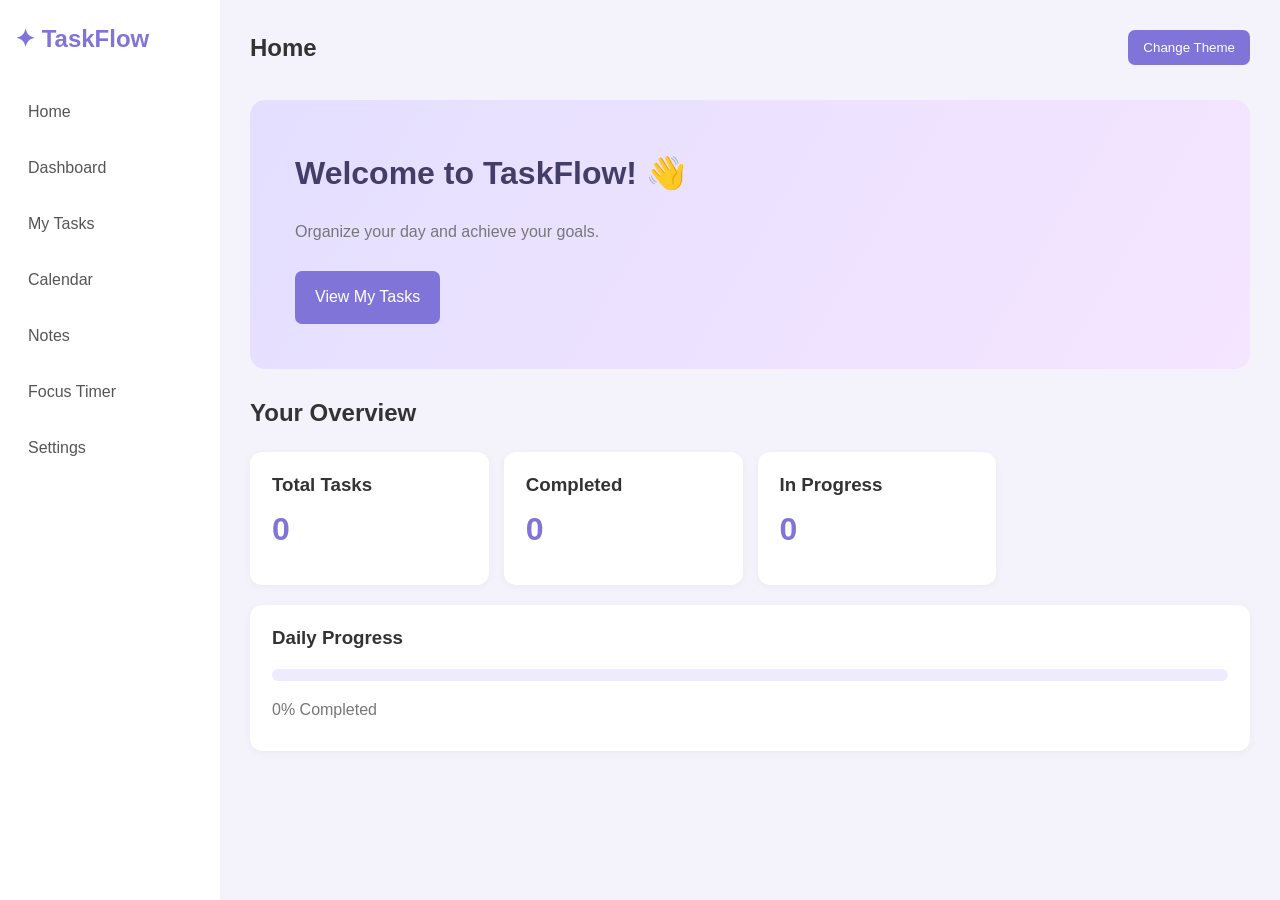
<file: index.html>
<!DOCTYPE html>
<html>
<head>
    <title>TaskFlow - Home</title>
    <link rel="stylesheet" href="style.css">
</head>
<body>

<div class="sidebar">
    <h2>✦ TaskFlow</h2>
    <a href="index.html">Home</a>
    <a href="dashboard.html">Dashboard</a>
    <a href="tasks.html">My Tasks</a>
    <a href="calendar.html">Calendar</a>
    <a href="notes.html">Notes</a>
    <a href="timer.html">Focus Timer</a>
    <a href="settings.html">Settings</a>
</div>

<div class="main">
    <header>
        <h2>Home</h2>
        <button onclick="toggleTheme()">Change Theme</button>
    </header>

    <div class="welcome">
        <h1>Welcome to TaskFlow! 👋</h1>
        <p>Organize your day and achieve your goals.</p>
        <a href="tasks.html" class="btn">View My Tasks</a>
    </div>

    <h2>Your Overview</h2>

    <div class="stats">
        <div class="card">
            <h3>Total Tasks</h3>
            <h1 id="total">0</h1>
        </div>

        <div class="card">
            <h3>Completed</h3>
            <h1 id="done">0</h1>
        </div>

        <div class="card">
            <h3>In Progress</h3>
            <h1 id="doing">0</h1>
        </div>
    </div>

    <div class="card">
        <h3>Daily Progress</h3>
        <div class="progress">
            <div id="progress-bar"></div>
        </div>
        <p id="progress-text">0% Completed</p>
    </div>
</div>

<script src="script.js"></script>
</body>
</html>
</file>
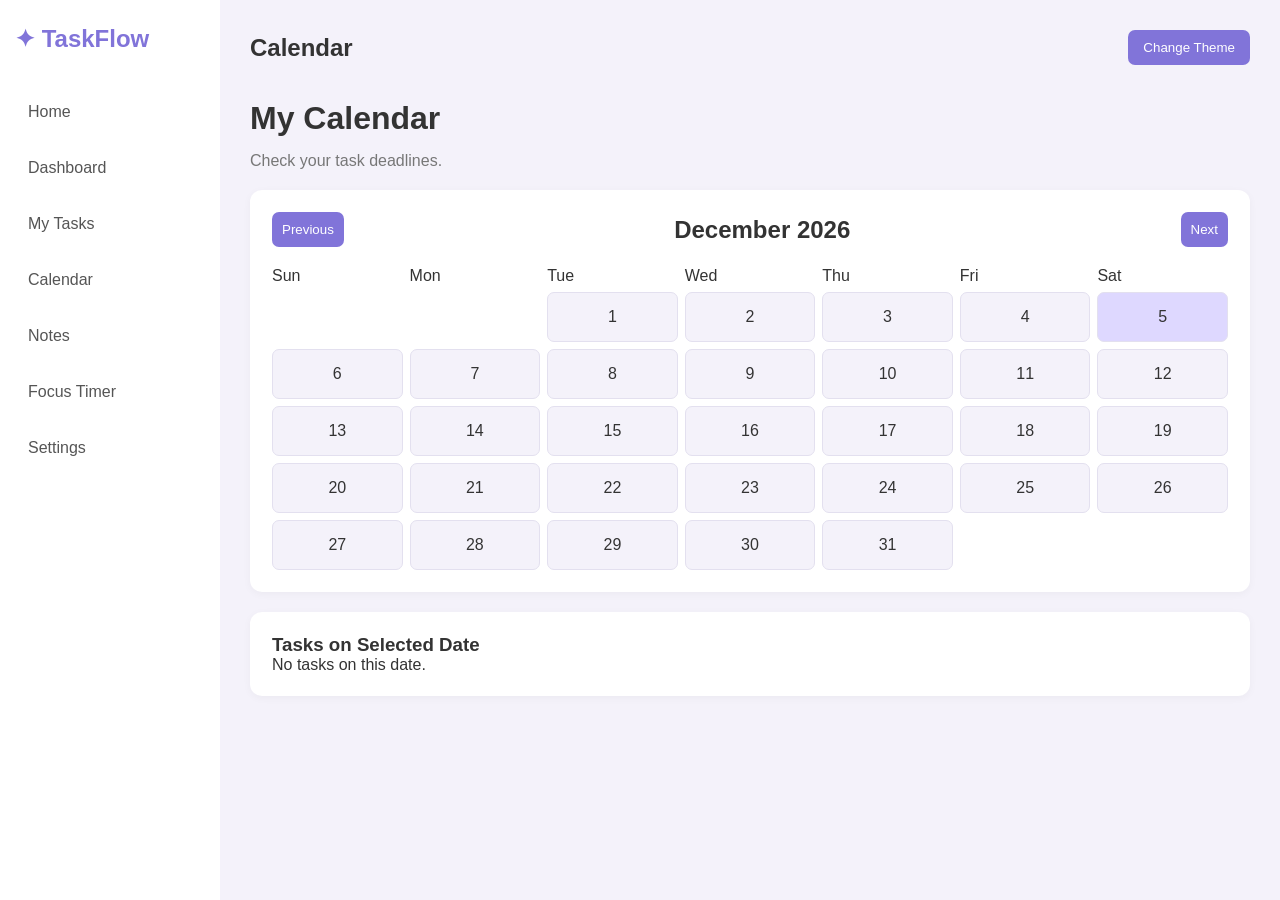
<file: calendar.html>
<!DOCTYPE html>
<html>
<head>
    <title>TaskFlow - Calendar</title>
    <link rel="stylesheet" href="style.css">
</head>
<body>

<div class="sidebar">
    <h2>✦ TaskFlow</h2>
    <a href="index.html">Home</a>
    <a href="dashboard.html">Dashboard</a>
    <a href="tasks.html">My Tasks</a>
    <a href="calendar.html">Calendar</a>
    <a href="notes.html">Notes</a>
    <a href="timer.html">Focus Timer</a>
    <a href="settings.html">Settings</a>
</div>

<div class="main">
    <header>
        <h2>Calendar</h2>
        <button onclick="toggleTheme()">Change Theme</button>
    </header>

    <h1>My Calendar</h1>
    <p>Check your task deadlines.</p>

    <div class="card">
        <div class="calendar-heading">
            <button onclick="changeMonth(-1)">Previous</button>
            <h2 id="month-year"></h2>
            <button onclick="changeMonth(1)">Next</button>
        </div>

        <div class="calendar-grid" id="calendar"></div>
    </div>

    <div class="card">
        <h3>Tasks on Selected Date</h3>
        <div id="date-tasks">Select a date.</div>
    </div>
</div>

<script src="script.js"></script>
</body>
</html>
</file>
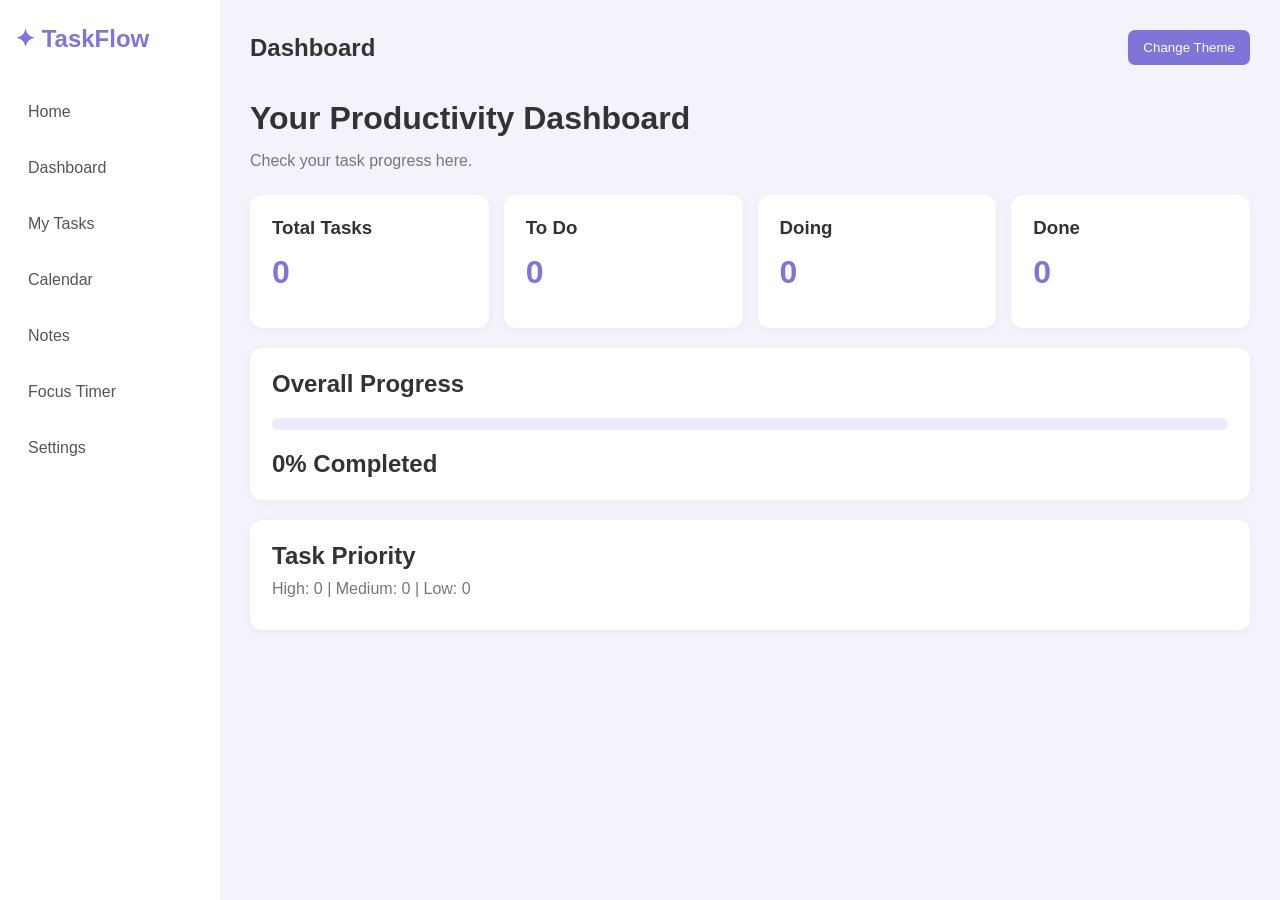
<file: dashboard.html>
<!DOCTYPE html>
<html>
<head>
    <title>TaskFlow - Dashboard</title>
    <link rel="stylesheet" href="style.css">
</head>
<body>

<div class="sidebar">
    <h2>✦ TaskFlow</h2>
    <a href="index.html">Home</a>
    <a href="dashboard.html">Dashboard</a>
    <a href="tasks.html">My Tasks</a>
    <a href="calendar.html">Calendar</a>
    <a href="notes.html">Notes</a>
    <a href="timer.html">Focus Timer</a>
    <a href="settings.html">Settings</a>
</div>

<div class="main">
    <header>
        <h2>Dashboard</h2>
        <button onclick="toggleTheme()">Change Theme</button>
    </header>

    <h1>Your Productivity Dashboard</h1>
    <p>Check your task progress here.</p>

    <div class="stats">
        <div class="card">
            <h3>Total Tasks</h3>
            <h1 id="total">0</h1>
        </div>

        <div class="card">
            <h3>To Do</h3>
            <h1 id="todo">0</h1>
        </div>

        <div class="card">
            <h3>Doing</h3>
            <h1 id="doing">0</h1>
        </div>

        <div class="card">
            <h3>Done</h3>
            <h1 id="done">0</h1>
        </div>
    </div>

    <div class="card">
        <h2>Overall Progress</h2>
        <div class="progress">
            <div id="progress-bar"></div>
        </div>
        <h2 id="progress-text">0%</h2>
    </div>

    <div class="card">
        <h2>Task Priority</h2>
        <p id="priority-info">No tasks added yet.</p>
    </div>
</div>

<script src="script.js"></script>
</body>
</html>
</file>
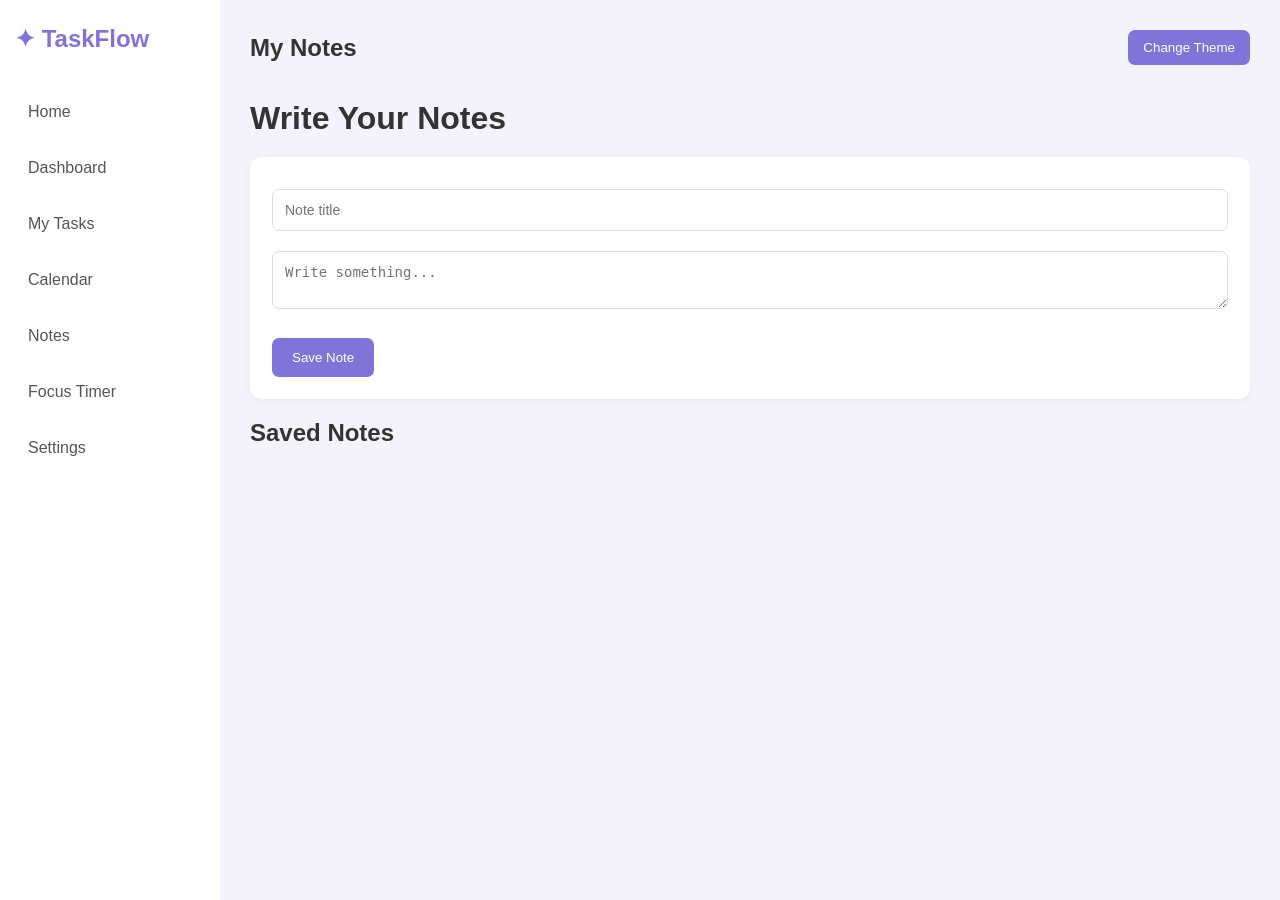
<file: notes.html>
<!DOCTYPE html>
<html>
<head>
    <title>TaskFlow - Notes</title>
    <link rel="stylesheet" href="style.css">
</head>
<body>

<div class="sidebar">
    <h2>✦ TaskFlow</h2>
    <a href="index.html">Home</a>
    <a href="dashboard.html">Dashboard</a>
    <a href="tasks.html">My Tasks</a>
    <a href="calendar.html">Calendar</a>
    <a href="notes.html">Notes</a>
    <a href="timer.html">Focus Timer</a>
    <a href="settings.html">Settings</a>
</div>

<div class="main">
    <header>
        <h2>My Notes</h2>
        <button onclick="toggleTheme()">Change Theme</button>
    </header>

    <h1>Write Your Notes</h1>

    <div class="card">
        <input type="text" id="note-title" placeholder="Note title">

        <textarea id="note-content" placeholder="Write something..."></textarea>

        <button class="btn" onclick="addNote()">Save Note</button>
    </div>

    <h2>Saved Notes</h2>

    <div id="notes-list" class="notes-grid"></div>
</div>

<script src="script.js"></script>
</body>
</html>
</file>
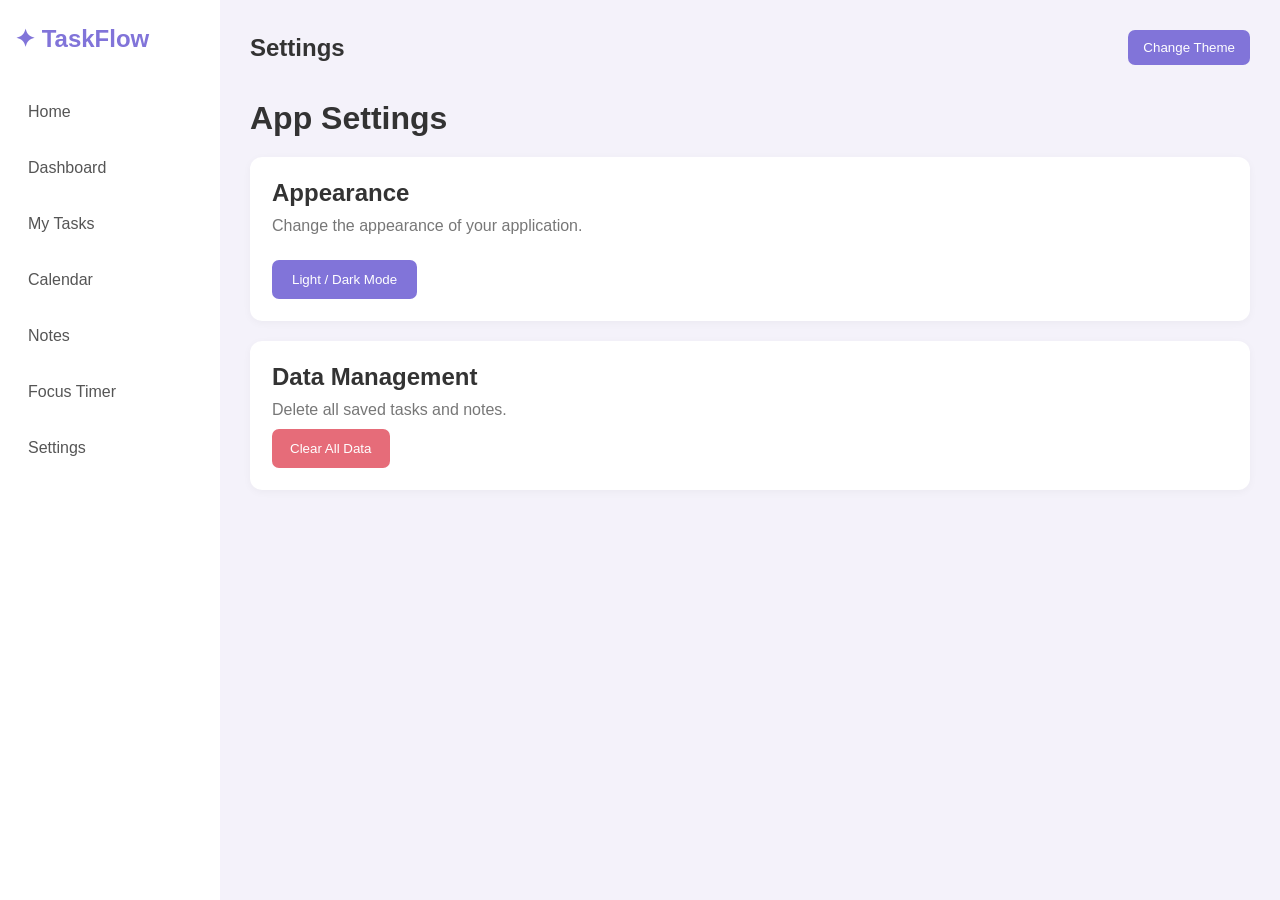
<file: settings.html>
<!DOCTYPE html>
<html>
<head>
    <title>TaskFlow - Settings</title>
    <link rel="stylesheet" href="style.css">
</head>
<body>

<div class="sidebar">
    <h2>✦ TaskFlow</h2>
    <a href="index.html">Home</a>
    <a href="dashboard.html">Dashboard</a>
    <a href="tasks.html">My Tasks</a>
    <a href="calendar.html">Calendar</a>
    <a href="notes.html">Notes</a>
    <a href="timer.html">Focus Timer</a>
    <a href="settings.html">Settings</a>
</div>

<div class="main">
    <header>
        <h2>Settings</h2>
        <button onclick="toggleTheme()">Change Theme</button>
    </header>

    <h1>App Settings</h1>

    <div class="card">
        <h2>Appearance</h2>
        <p>Change the appearance of your application.</p>
        <button class="btn" onclick="toggleTheme()">Light / Dark Mode</button>
    </div>

    <div class="card">
        <h2>Data Management</h2>
        <p>Delete all saved tasks and notes.</p>
        <button class="delete-btn" onclick="clearData()">Clear All Data</button>
    </div>
</div>

<script src="script.js"></script>
</body>
</html>
</file>
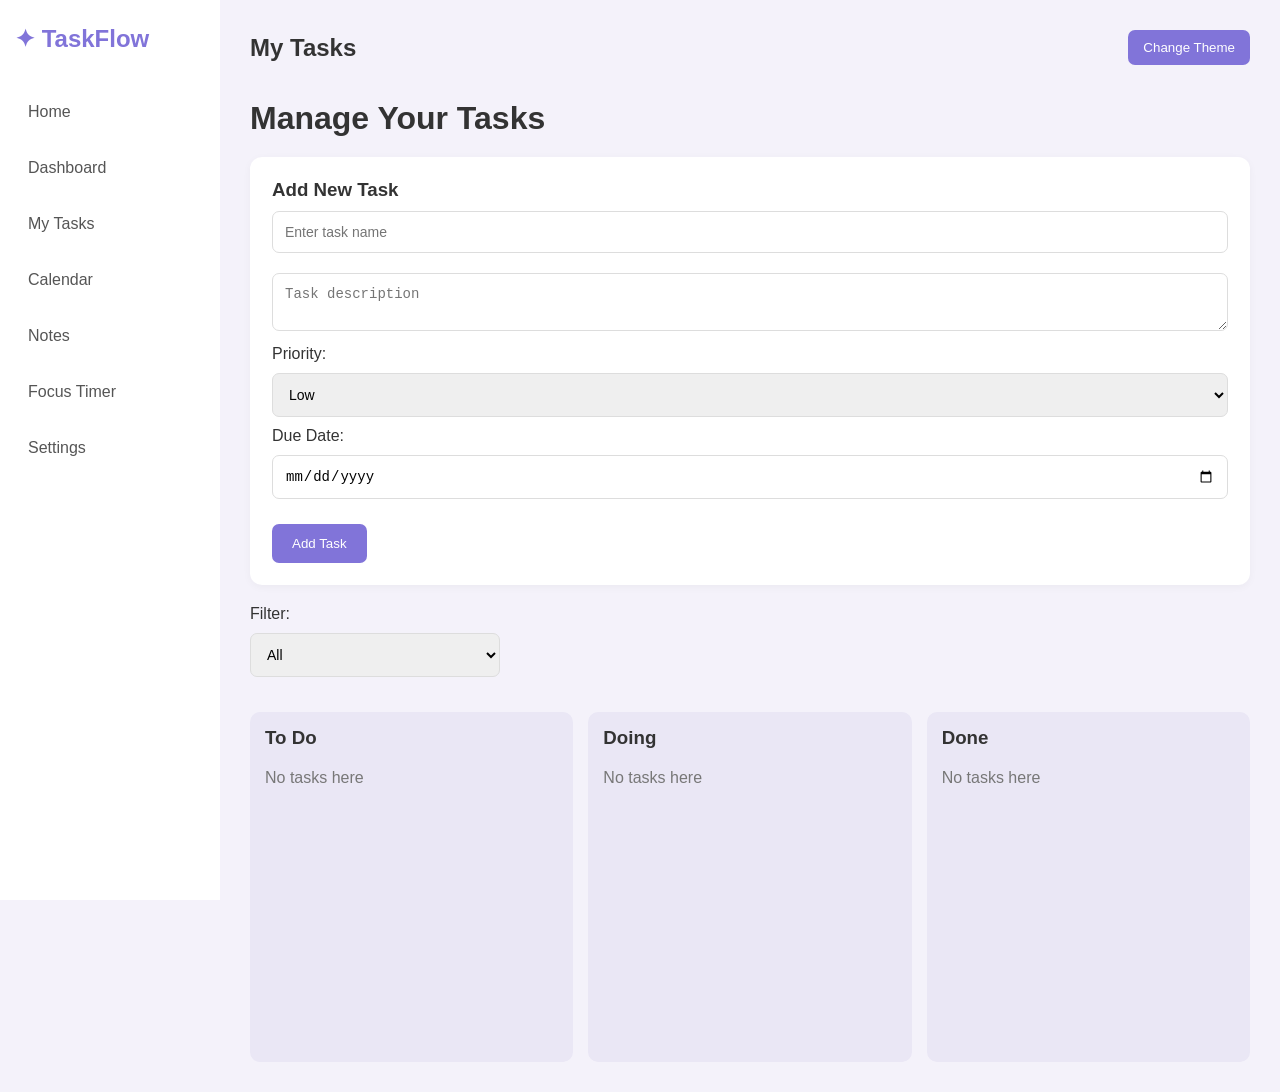
<file: tasks.html>
<!DOCTYPE html>
<html>
<head>
    <title>TaskFlow - Tasks</title>
    <link rel="stylesheet" href="style.css">
</head>
<body>

<div class="sidebar">
    <h2>✦ TaskFlow</h2>
    <a href="index.html">Home</a>
    <a href="dashboard.html">Dashboard</a>
    <a href="tasks.html">My Tasks</a>
    <a href="calendar.html">Calendar</a>
    <a href="notes.html">Notes</a>
    <a href="timer.html">Focus Timer</a>
    <a href="settings.html">Settings</a>
</div>

<div class="main">
    <header>
        <h2>My Tasks</h2>
        <button onclick="toggleTheme()">Change Theme</button>
    </header>

    <h1>Manage Your Tasks</h1>

    <div class="card">
        <h3>Add New Task</h3>

        <input type="text" id="task-name" placeholder="Enter task name">

        <textarea id="description" placeholder="Task description"></textarea>

        <label>Priority:</label>
        <select id="priority">
            <option>Low</option>
            <option>Medium</option>
            <option>High</option>
        </select>

        <label>Due Date:</label>
        <input type="date" id="due-date">

        <button class="btn" onclick="addTask()">Add Task</button>
    </div>

    <div class="filter">
        <label>Filter:</label>
        <select id="filter" onchange="displayTasks()">
            <option value="All">All</option>
            <option value="High">High</option>
            <option value="Medium">Medium</option>
            <option value="Low">Low</option>
        </select>
    </div>

    <div class="kanban">

        <div class="column">
            <h3>To Do</h3>
            <div id="todo-list" class="task-list" data-status="todo"></div>
        </div>

        <div class="column">
            <h3>Doing</h3>
            <div id="doing-list" class="task-list" data-status="doing"></div>
        </div>

        <div class="column">
            <h3>Done</h3>
            <div id="done-list" class="task-list" data-status="done"></div>
        </div>

    </div>
</div>

<script src="script.js"></script>
</body>
</html>
</file>
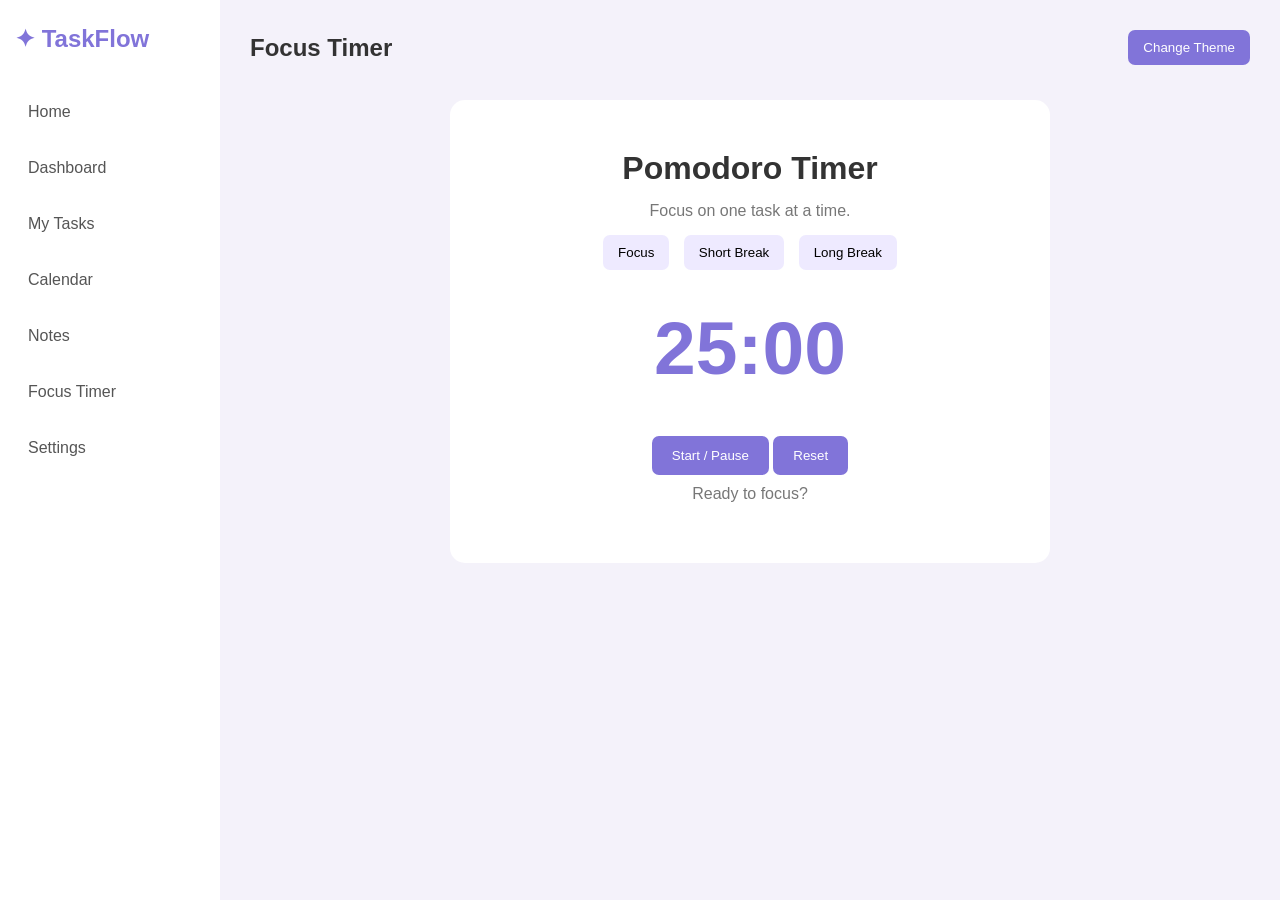
<file: timer.html>
<!DOCTYPE html>
<html>
<head>
    <title>TaskFlow - Focus Timer</title>
    <link rel="stylesheet" href="style.css">
</head>
<body>

<div class="sidebar">
    <h2>✦ TaskFlow</h2>
    <a href="index.html">Home</a>
    <a href="dashboard.html">Dashboard</a>
    <a href="tasks.html">My Tasks</a>
    <a href="calendar.html">Calendar</a>
    <a href="notes.html">Notes</a>
    <a href="timer.html">Focus Timer</a>
    <a href="settings.html">Settings</a>
</div>

<div class="main">
    <header>
        <h2>Focus Timer</h2>
        <button onclick="toggleTheme()">Change Theme</button>
    </header>

    <div class="timer-box">
        <h1>Pomodoro Timer</h1>
        <p>Focus on one task at a time.</p>

        <div class="timer-buttons">
            <button onclick="setTimer(25)">Focus</button>
            <button onclick="setTimer(5)">Short Break</button>
            <button onclick="setTimer(15)">Long Break</button>
        </div>

        <h1 id="timer">25:00</h1>

        <button class="btn" onclick="startTimer()">Start / Pause</button>
        <button class="btn" onclick="resetTimer()">Reset</button>

        <p id="timer-message">Ready to focus?</p>
    </div>
</div>

<script src="script.js"></script>
</body>
</html>
</file>
<file: style.css>
/* BASIC SETTINGS */

* {
    margin: 0;
    padding: 0;
    box-sizing: border-box;
}

body {
    font-family: Arial, sans-serif;
    background-color: #f4f2fa;
    color: #333;
    display: flex;
}

/* SIDEBAR */

.sidebar {
    width: 220px;
    height: 100vh;
    background-color: white;
    padding: 25px 15px;
    position: fixed;
    display: flex;
    flex-direction: column;
    gap: 12px;
}

.sidebar h2 {
    color: #8174d9;
    margin-bottom: 25px;
}

.sidebar a {
    text-decoration: none;
    color: #555;
    padding: 13px;
    border-radius: 8px;
}

.sidebar a:hover {
    background-color: #eeeaff;
    color: #8174d9;
}

/* MAIN CONTENT */

.main {
    margin-left: 220px;
    padding: 30px;
    width: calc(100% - 220px);
}

header {
    display: flex;
    justify-content: space-between;
    align-items: center;
    margin-bottom: 35px;
}

header button {
    background-color: #8174d9;
    color: white;
    border: none;
    padding: 10px 15px;
    border-radius: 7px;
    cursor: pointer;
}

h1 {
    margin-bottom: 15px;
}

p {
    color: #777;
    margin: 10px 0;
}

/* HOME PAGE */

.welcome {
    background: linear-gradient(120deg, #e4dfff, #f5e5ff);
    padding: 45px;
    border-radius: 15px;
    margin-bottom: 30px;
    line-height: 1.8;
}

.welcome h1 {
    color: #443d68;
}

.btn {
    background-color: #8174d9;
    color: white;
    border: none;
    padding: 12px 20px;
    border-radius: 7px;
    cursor: pointer;
    margin-top: 15px;
}

.welcome .btn {
    display: inline-block;
    text-decoration: none;
}

/* CARDS */

.card {
    background-color: white;
    padding: 22px;
    border-radius: 12px;
    margin: 20px 0;
    box-shadow: 0 2px 8px rgba(0,0,0,0.04);
}

.stats {
    display: grid;
    grid-template-columns: repeat(4, 1fr);
    gap: 15px;
    margin-top: 25px;
}

.stats .card {
    margin: 0;
}

.stats h1 {
    color: #8174d9;
    margin-top: 15px;
}

/* PROGRESS BAR */

.progress {
    width: 100%;
    height: 12px;
    background-color: #eeeaff;
    border-radius: 20px;
    margin: 20px 0;
}

#progress-bar {
    width: 0%;
    height: 12px;
    background-color: #8174d9;
    border-radius: 20px;
}

/* INPUTS */

input, textarea, select {
    width: 100%;
    padding: 12px;
    margin: 10px 0;
    border: 1px solid #ddd;
    border-radius: 7px;
    font-size: 14px;
}

textarea {
    resize: vertical;
}

/* TASK FILTER */

.filter {
    margin: 20px 0;
    max-width: 250px;
}

/* KANBAN BOARD */

.kanban {
    display: grid;
    grid-template-columns: repeat(3, 1fr);
    gap: 15px;
    margin-top: 25px;
    align-items: start;
}

.column {
    background-color: #eae7f5;
    padding: 15px;
    border-radius: 10px;
    min-height: 350px;
}

.column h3 {
    margin-bottom: 20px;
}

.task-list {
    min-height: 250px;
}

.task-card {
    background-color: white;
    padding: 15px;
    border-radius: 9px;
    margin-bottom: 12px;
    cursor: grab;
    overflow-wrap: anywhere;
}

.task-card p {
    font-size: 13px;
}

.task-card button {
    padding: 6px 9px;
    margin: 5px 5px 0 0;
    border: none;
    background-color: #eeeaff;
    color: #6556bd;
    border-radius: 5px;
    cursor: pointer;
}

.task-card.dragging {
    opacity: 0.5;
}

/* PRIORITY COLORS */

.High {
    color: #e05265;
}

.Medium {
    color: #bd8b2c;
}

.Low {
    color: #32966a;
}

/* CALENDAR */

.calendar-heading {
    display: flex;
    justify-content: space-between;
    align-items: center;
    margin-bottom: 20px;
}

.calendar-heading button {
    background-color: #8174d9;
    color: white;
    border: none;
    padding: 10px;
    border-radius: 7px;
    cursor: pointer;
}

.calendar-grid {
    display: grid;
    grid-template-columns: repeat(7, 1fr);
    gap: 7px;
}

.calendar-day {
    background-color: #f4f2fa;
    border: 1px solid #e3e0ef;
    padding: 15px 5px;
    text-align: center;
    border-radius: 7px;
    cursor: pointer;
}

.calendar-day:hover,
.calendar-day.selected {
    background-color: #ded8ff;
}

.calendar-day.has-task {
    border-bottom: 3px solid #8174d9;
}

.calendar-day.today {
    color: #8174d9;
    font-weight: bold;
}

/* NOTES */

.notes-grid {
    display: grid;
    grid-template-columns: repeat(auto-fit, minmax(200px, 1fr));
    gap: 15px;
}

.note-card {
    background-color: white;
    padding: 20px;
    border-radius: 10px;
    overflow-wrap: anywhere;
}

.note-card p {
    white-space: pre-wrap;
}

.note-card button {
    background-color: #eeeaff;
    color: #6556bd;
    border: none;
    padding: 7px;
    border-radius: 5px;
    margin-top: 10px;
    cursor: pointer;
}

/* TIMER */

.timer-box {
    background-color: white;
    text-align: center;
    padding: 50px 20px;
    border-radius: 15px;
    margin: 30px auto;
    max-width: 600px;
}

#timer {
    font-size: 75px;
    color: #8174d9;
    margin: 30px;
}

.timer-buttons button {
    padding: 10px 15px;
    background-color: #eeeaff;
    border: none;
    border-radius: 7px;
    margin: 5px;
    cursor: pointer;
}

/* DELETE BUTTON */

.delete-btn {
    background-color: #e66c79;
    color: white;
    border: none;
    padding: 12px 18px;
    border-radius: 7px;
    cursor: pointer;
}

/* DARK MODE */

body.dark {
    background-color: #1e1e2d;
    color: white;
}

body.dark .sidebar,
body.dark .card,
body.dark .task-card,
body.dark .note-card,
body.dark .timer-box {
    background-color: #303044;
    color: white;
}

body.dark .sidebar a {
    color: white;
}

body.dark .sidebar a:hover {
    background-color: #45415e;
}

body.dark input,
body.dark textarea,
body.dark select {
    background-color: #303044;
    color: white;
    border-color: #555;
}

body.dark .column,
body.dark .calendar-day {
    background-color: #35354a;
    color: white;
}

/* MOBILE SCREEN */

@media(max-width: 800px) {

    body {
        display: block;
    }

    .sidebar {
        position: relative;
        width: 100%;
        height: auto;
        flex-direction: row;
        flex-wrap: wrap;
    }

    .sidebar h2 {
        width: 100%;
        margin-bottom: 10px;
    }

    .sidebar a {
        padding: 8px;
        font-size: 13px;
    }

    .main {
        margin-left: 0;
        width: 100%;
        padding: 20px;
    }

    .stats {
        grid-template-columns: repeat(2, 1fr);
    }

    .kanban {
        grid-template-columns: 1fr;
    }
}
</file>
